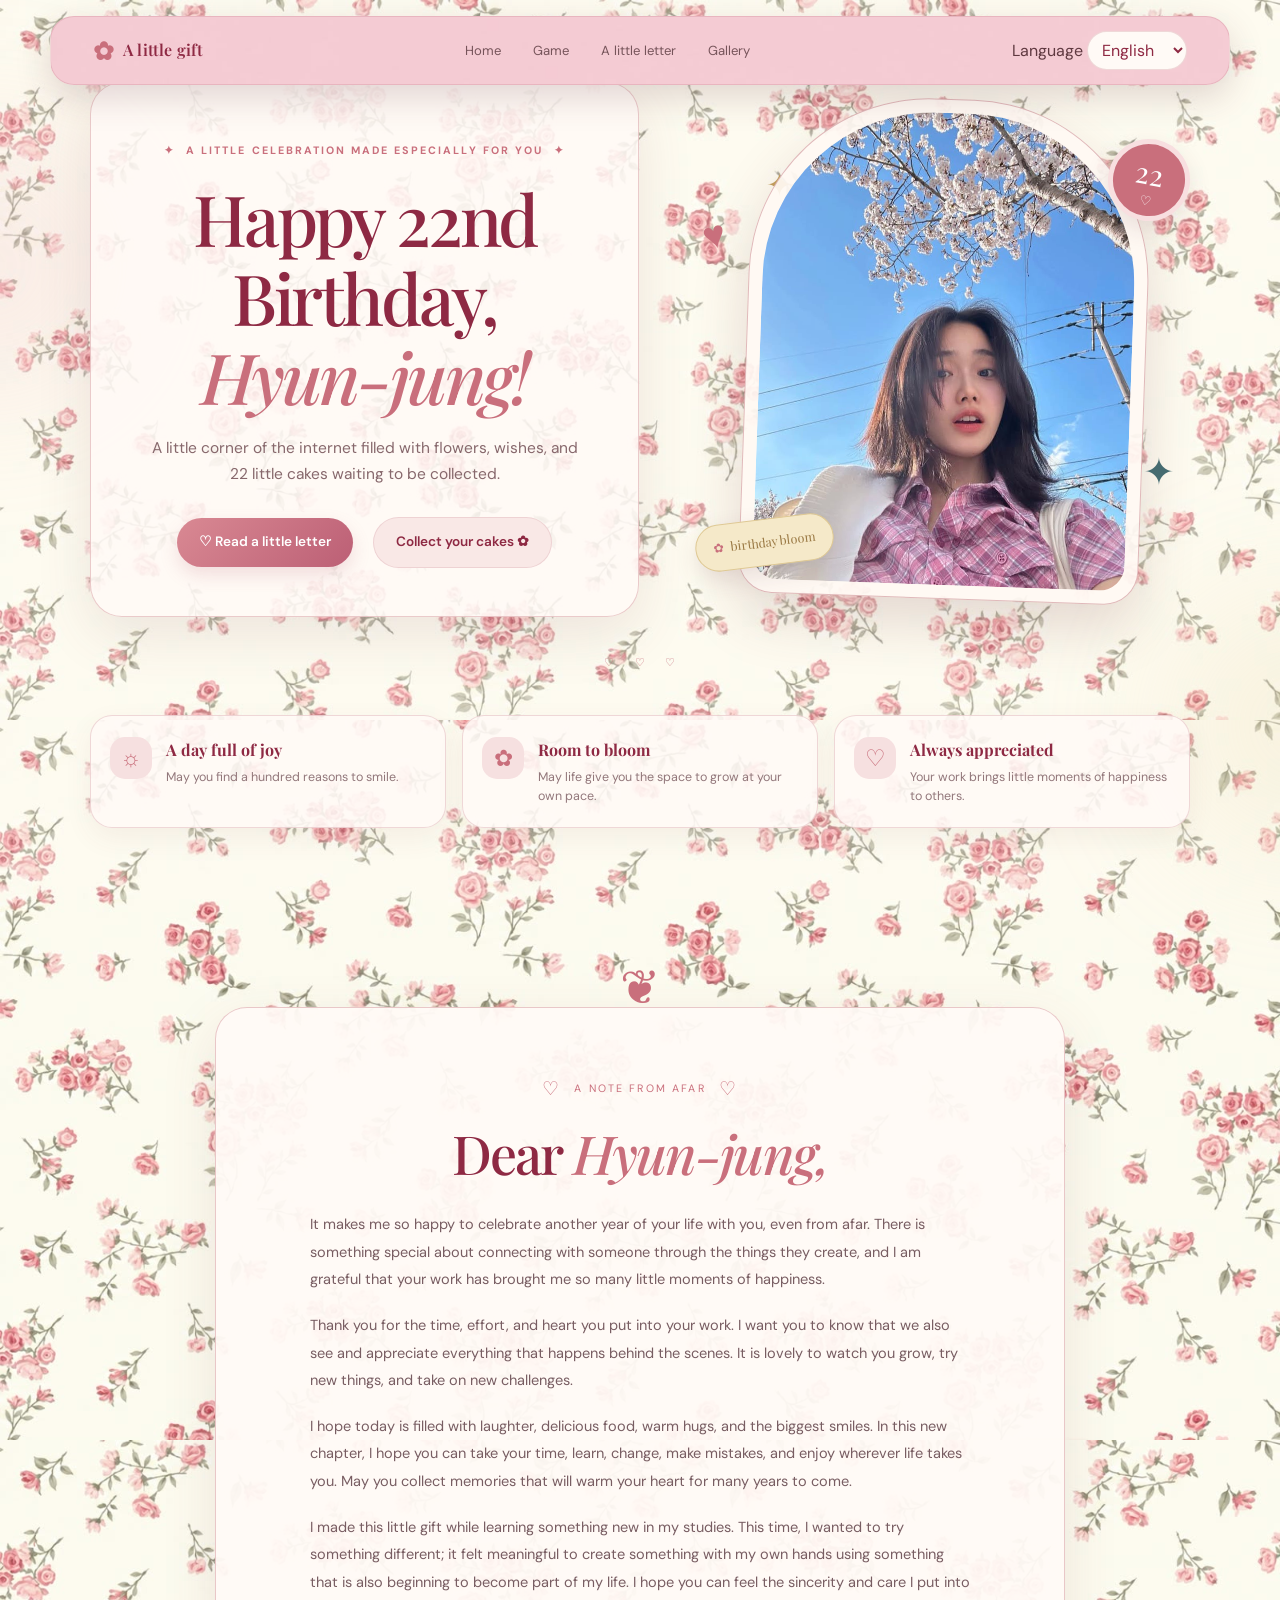
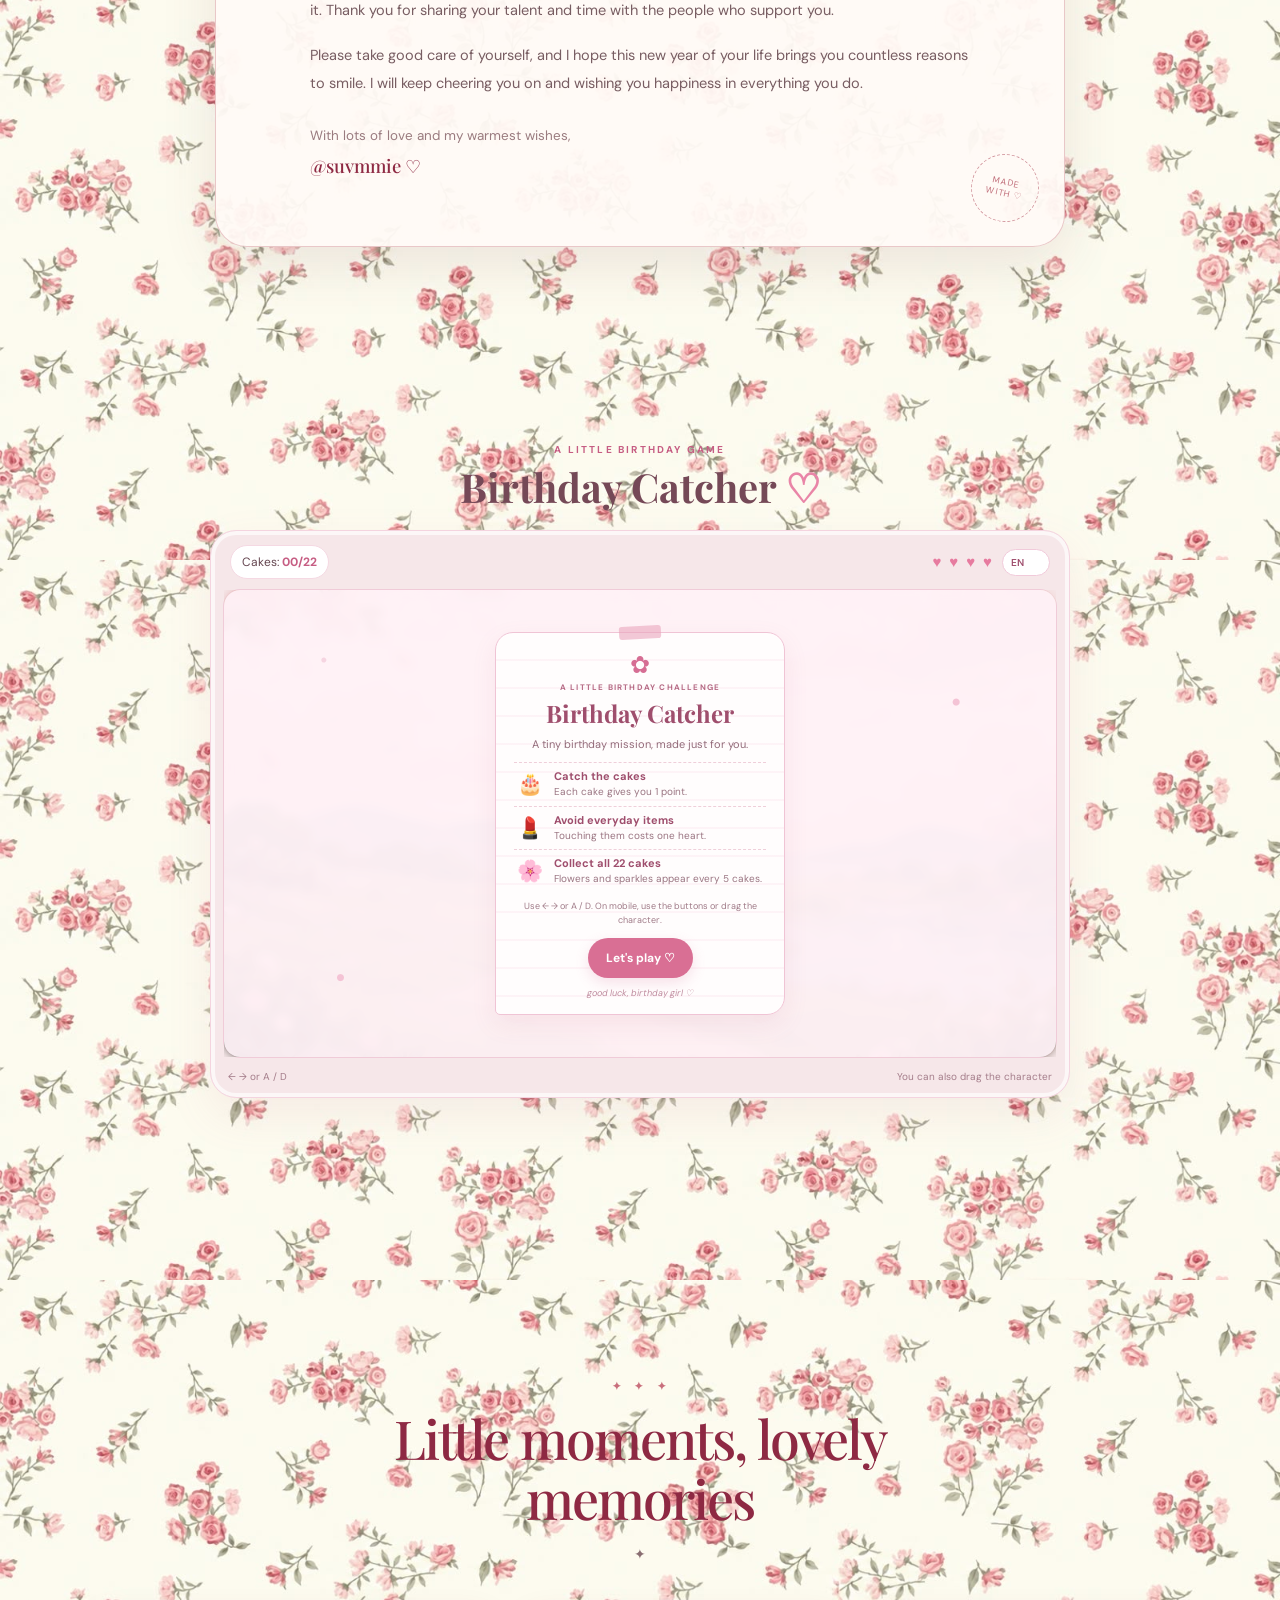
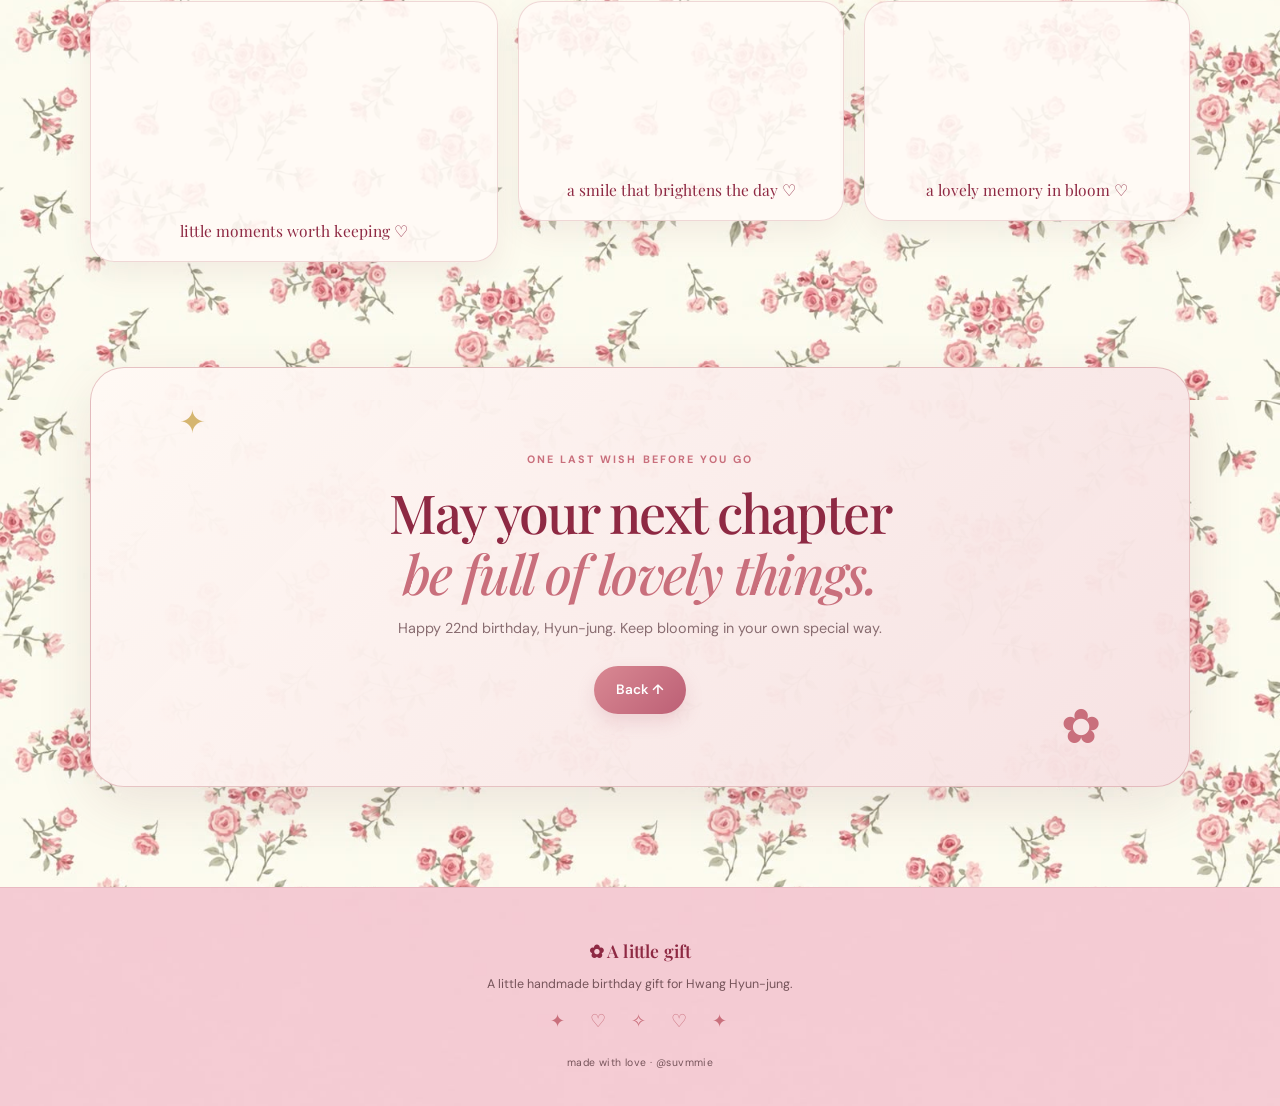
<file: index.html>
<!DOCTYPE html>
<html lang="en">
<head>
  <meta charset="UTF-8">
  <meta name="viewport" content="width=device-width, initial-scale=1.0">
  <meta name="theme-color" content="#f8e8e4">
  <meta name="description" content="A little birthday garden made with love for Hwang Hyun-jung.">
  <title>Happy Birthday ♡</title>
  <link rel="preconnect" href="https://fonts.googleapis.com">
  <link rel="preconnect" href="https://fonts.gstatic.com" crossorigin>
  <link href="https://fonts.googleapis.com/css2?family=DM+Sans:wght@400;500;600;700&family=Playfair+Display:wght@500;600;700&display=swap" rel="stylesheet">
  <link rel="stylesheet" href="style.css">
</head>
<body>
  <div class="ambient ambient-one" aria-hidden="true"></div>
  <div class="ambient ambient-two" aria-hidden="true"></div>

  <header class="site-header">
    <a class="brand" href="#home" aria-label="A Little Birthday Garden home">
      <span class="brand-flower">✿</span><span>A little gift</span>
    </a>
    <button class="menu-toggle" id="menuToggle" aria-label="Open navigation" aria-expanded="false">☰</button>
    <nav class="nav-links" id="navLinks" aria-label="Main navigation">
      <a href="#home" data-i18n="navHome">Home</a>
      <a href="#game" data-i18n="navGame">Game</a>
      <a href="#letter" data-i18n="navLetter">A little letter</a>
      <a href="#gallery" data-i18n="navGallery">Gallery</a>
      </nav>
    <div class="language-picker">
      <label for="languageSelect" class="language-label" data-i18n="languageLabel">Language   </label>
      <select id="languageSelect" name="language" aria-label="Choose language">
        <option value="en" selected>English</option>
        <option value="es">Español</option>
        <option value="ko">한국어</option>
      </select>
    </div>
  </header>

  <main>
    <section class="hero section-wrap" id="home">
      <div class="hero-copy float-card">
        <p class="eyebrow"><span>✦</span> <span data-i18n="eyebrow">A tiny celebration made just for you</span> <span>✦</span></p>
        <h1 data-i18n-html="heroTitle">Happy 22nd Birthday,<br><em>Hyun-jung!</em></h1>
        <p class="hero-text" data-i18n="heroText">A little corner of the internet filled with flowers, wishes, and 22 little cakes waiting to be collected</p>
        
<div class="hero-actions">
  <a class="button button-primary button-letter"
     href="#letter"
     data-i18n="heroLink">
    ♡ Read a little letter
  </a>

  <a class="button button-soft"
     href="#game"
     data-i18n="heroButton">
    Collect your cakes ✿
  </a>
</div>
      </div>
      <div class="hero-art float-card" data-float="soft">
        <div class="art-sparkle sparkle-a">✦</div><div class="art-sparkle sparkle-b">✧</div>
        <div class="photo-frame hero-photo">
          <!-- Replace images/your-favorite-photo.jpg with your own image file. -->
          <img src="images/hero.jpg" alt="Favorite photo of Hyun-jung" onerror="this.style.display='none'; this.nextElementSibling.style.display='grid';">
          <div class="photo-placeholder"><span class="placeholder-flower">✿</span><strong data-i18n="photoPlaceholder">Y</strong><small>images/your-favorite-photo.jpg</small></div>
        </div>
        <div class="sticker sticker-top">22 <span>♡</span></div>
        <div class="sticker sticker-bottom"><span>✿</span> birthday bloom</div>
        <span class="floating-doodle doodle-heart">♥</span>
        <span class="floating-doodle doodle-star">✦</span>
      </div>
      <div class="hero-bottom-line"><span>♡</span> <span data-i18n="scrollHint">♡</span> <span>♡</span></div>
    </section>

    <section class="wish-strip section-wrap">
      <article class="wish-chip float-card"><span class="chip-icon">☼</span><div><strong data-i18n="wishOneTitle">A day full of joy</strong><p data-i18n="wishOneText">May your smile find a hundred reasons to appear.</p></div></article>
      <article class="wish-chip float-card"><span class="chip-icon">✿</span><div><strong data-i18n="wishTwoTitle">Room to bloom</strong><p data-i18n="wishTwoText">May life give you time to grow at your own pace.</p></div></article>
      <article class="wish-chip float-card"><span class="chip-icon">♡</span><div><strong data-i18n="wishThreeTitle">Always appreciated</strong><p data-i18n="wishThreeText">Your work brings little moments of happiness to others.</p></div></article>
    </section>

<section class="letter-section section-wrap" id="letter">
      <div class="letter-decoration" aria-hidden="true">❦</div>
      <article class="letter-card float-card">
        <div class="letter-top"><span>♡</span><span data-i18n="letterEyebrow">A note from afar</span><span>♡</span></div>
        <h2 data-i18n-html="letterTitle">Dear <em>Hyun-jung,</em></h2>
        <div class="letter-body">
          <p data-i18n="letterP1">I’m so happy to celebrate another year of your life with you, even from afar. There’s something special about connecting with someone through the things they create, and I’m grateful your work has brought so many little moments of happiness.</p>
          <p data-i18n="letterP2">Thank you for the time, effort, and heart you put into what you do. Please know that the work behind the scenes is seen and appreciated, too. It’s lovely to watch you grow, try new things, and take on new challenges.</p>
          <p data-i18n="letterP3">I hope today brings you laughter, delicious food, warm hugs, and the biggest smiles. In this new chapter, may you feel free to take your time, learn, change, make mistakes, and enjoy wherever life takes you. I hope you collect memories that will make your heart feel warm for years to come.</p>
          <p data-i18n="letterP4">I made this little gift while learning something new in my studies. This time, I wanted to try something different; it felt meaningful to create something with my own hands using something that is also beginning to become part of my life. I hope you can feel the sincerity and care I put into it. Thank you for sharing your talent and time with the people who support you.</p>
          <p data-i18n="letterP5">Please take good care of yourself, and may the year ahead give you countless reasons to smile. I’ll be cheering you on and wishing you happiness in everything you do.</p>
        </div>
        <div class="letter-signoff"><span data-i18n="signoff">With lots of warmth and birthday wishes,</span><strong>@suvmmie ♡</strong></div>
        <div class="letter-stamp">MADE<br>WITH ♡</div>
      </article>
    </section>

    
    <section class="game-section section-wrap" id="game" aria-label="Birthday Catcher game section">
      <iframe class="catcher-embed" src="birthday-catcher/index.html" title="Birthday Catcher — English, Spanish and Korean" loading="lazy" allow="fullscreen" scrolling="no"></iframe>
    </section>

<section class="gallery-section section-wrap" id="gallery">
      <div class="section-heading">
        <p class="eyebrow"><span>✦</span> <span data-i18n="galleryEyebrow">Little moments</span> <span>✦</span></p>
        <h2 data-i18n="galleryTitle">Little moments,<em>lovely memories</em></h2>
        <p data-i18n="galleryIntro">✦</p>
      </div>
      
<div class="gallery-grid">
  <figure class="gallery-card gallery-large float-card">
    <div class="gallery-image">
      <video
        src="images/hyun.mp4"
        autoplay
        muted
        loop
        playsinline
        preload="metadata"
        aria-label="Favorite Hyun-jung video one"
      ></video>
    </div>
    <figcaption data-i18n="galleryCaption1">
     little moments worth keeping ♡
    </figcaption>
  </figure>

  <figure class="gallery-card float-card">
    <div class="gallery-image">
      <video
        src="images/gallery-video-2.mp4"
        autoplay
        muted
        loop
        playsinline
        preload="metadata"
        aria-label="Favorite Hyun-jung video two"
      ></video>
    </div>
    <figcaption data-i18n="galleryCaption2">
      a smile that brightens the day
    </figcaption>
  </figure>

  <figure class="gallery-card float-card">
    <div class="gallery-image">
      <video
        src="images/gallery-video-3.mp4"
        autoplay
        muted
        loop
        playsinline
        preload="metadata"
        aria-label="Favorite Hyun-jung video three"
      ></video>
    </div>
    <figcaption data-i18n="galleryCaption3">
      a lovely memory in bloom ♡
    </figcaption>
  </figure>
</div>
    </section>

    <section class="final-banner section-wrap">
      <div class="final-card float-card">
        <span class="final-sparkle">✦</span>
        <p class="eyebrow" data-i18n="finalEyebrow">one more wish before you go</p>
        <h2 data-i18n-html="finalTitle">May your next chapter<br><em>be full of lovely things.</em></h2>
        <p data-i18n="finalText">Happy 22nd birthday, Hyun-jung. Keep blooming, in your own beautiful way.</p>
        <a href="#home" class="button button-primary" data-i18n="backToTop">Back</a>
        <span class="final-flower">✿</span>
      </div>
    </section>
  </main>

  <footer class="site-footer">
    <a class="footer-brand" href="#home">✿ A little gift</a>
    <p data-i18n="footerText">A small handmade birthday gift for Hwang Hyun-jung.</p>
    <div class="footer-stars">✦　♡　✧　♡　✦</div>
    <small>made with love · @suvmmie </small>
  </footer>
  <script src="script.js"></script>
</body>
</html>
</file>
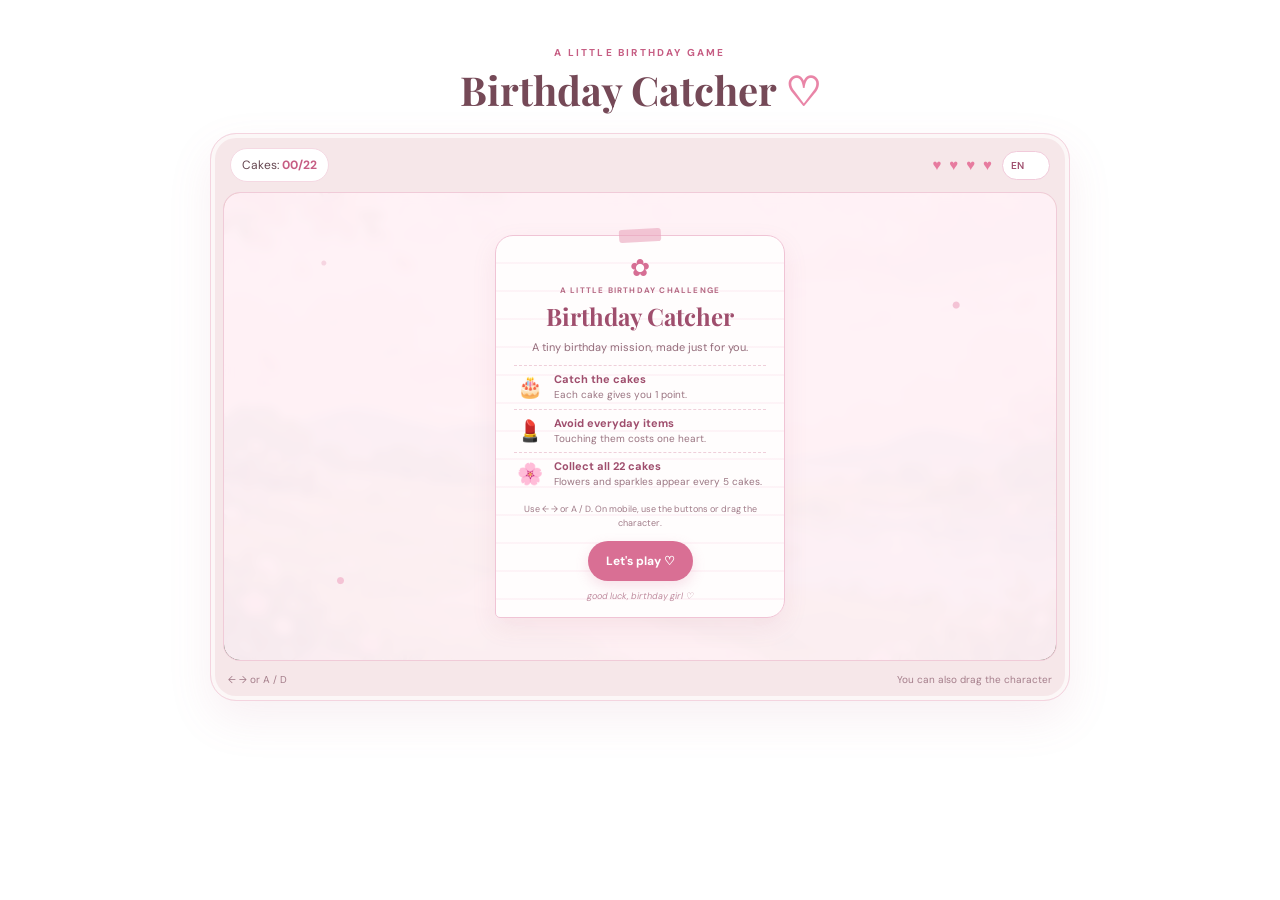
<file: birthday-catcher/index.html>
<!DOCTYPE html>
<html lang="en">
<head>
  <meta charset="UTF-8">
  <meta name="viewport" content="width=device-width, initial-scale=1.0">
  <meta name="theme-color" content="#f8e6e9">
  <title>Birthday Catcher ♡</title>
  <link rel="stylesheet" href="style.css">
</head>
<body>
  <section class="birthday-game-section" id="birthday-catcher">
    <div class="game-heading">
      <p class="eyebrow" data-i18n="eyebrow">A LITTLE BIRTHDAY GAME</p>
      <h2>Birthday Catcher <span>♡</span></h2>
    </div>

    <div class="game-frame">
      <div class="game-topbar">
        <div class="score" id="score"><span data-i18n="score">Cakes</span>: <strong>00/22</strong></div>
        <div class="topbar-right">
          <div class="lives" id="lives" aria-label="Lives">♥ ♥ ♥ ♥</div>
          <label class="language-picker">
            <span class="sr-only" data-i18n="languageLabel">Language</span>
            <select id="languageSelect" aria-label="Language">
              <option value="en">EN</option>
              <option value="es">ES</option>
              <option value="ko">한국어</option>
            </select>
          </label>
        </div>
      </div>

      <div class="play-area" id="playArea">
        <canvas id="gameCanvas" width="800" height="450" aria-label="Birthday Catcher game"></canvas>

        <div class="start-screen" id="startScreen">
          <div class="instruction-sheet">
            <div class="sheet-flower">✿</div>
            <p class="sheet-kicker" data-i18n="sheetKicker">A LITTLE BIRTHDAY CHALLENGE</p>
            <h3 data-i18n="sheetTitle">Birthday Catcher</h3>
            <p class="sheet-intro" data-i18n="sheetIntro">A tiny birthday mission, made just for you.</p>
            <div class="rule"><span>🎂</span><p><b data-i18n="ruleCakeTitle">Catch the cakes</b><br><span data-i18n="ruleCakeText">Each cake gives you 1 point.</span></p></div>
            <div class="rule"><span>💄</span><p><b data-i18n="ruleAvoidTitle">Avoid everyday items</b><br><span data-i18n="ruleAvoidText">Touching them costs one heart.</span></p></div>
            <div class="rule"><span>🌸</span><p><b data-i18n="ruleGoalTitle">Collect all 22 cakes</b><br><span data-i18n="ruleGoalText">Flowers and sparkles appear every 5 cakes.</span></p></div>
            <p class="controls-note" data-i18n="controls">Use ← → or A / D. On mobile, use the buttons or drag the character.</p>
            <button id="startButton" data-i18n="startButton">Let's play ♡</button>
            <span class="sheet-foot" data-i18n="sheetFoot">good luck!</span>
          </div>
        </div>

        <div class="win-screen hidden" id="winScreen">
          <div class="win-sparkles">✧ ✿ ✧</div>
          <h3 data-i18n="winTitle">Happy 22nd Birthday!</h3>
          <p data-i18n="winText">Wishing you a day full of lovely little things. ♡</p>
          <button id="replayButton" data-i18n="replayButton">Play again</button>
        </div>

        <div class="game-over hidden" id="gameOver">
          <h3 data-i18n="loseTitle">One more try? ♡</h3>
          <p data-i18n="loseText">Your hearts ran out, but there are still cakes to catch.</p>
          <button id="retryButton" data-i18n="retryButton">Try again</button>
        </div>
      </div>

      <div class="game-bottom">
        <span data-i18n="keyboardHint">← → or A / D</span>
        <span data-i18n="dragHint">You can also drag the character</span>
      </div>
      <div class="touch-controls">
        <button id="leftButton" aria-label="Move left">←</button>
        <span data-i18n="move">MOVE</span>
        <button id="rightButton" aria-label="Move right">→</button>
      </div>
    </div>
  </section>
  <script src="script.js"></script>
</body>
</html>
</file>
<file: style.css>
/* A Little Birthday Garden — blush pink, paper cream, sage and muted gold */
:root {
  --paper: #fff9f4;
  --cream: #f8eee7;
  --rose: #c96f7c;
  --rose-dark: #8e2943;
  --rose-soft: #f3d5d5;
  --sage: #7b8d71;
  --teal: #456b70;
  --gold: #c4a15e;
  --ink: #5f3940;
  --muted: #92747a;
  --line: rgba(190, 111, 124, .25);
  --shadow: 0 18px 55px rgba(119, 65, 71, .12);
}
* { box-sizing: border-box; }
html { scroll-behavior: smooth; scroll-padding-top: 110px; }
body {
  margin: 0; color: var(--ink); font-family: "DM Sans", sans-serif; line-height: 1.65;
  background: var(--paper) url("images/fondoweb.png") center top / 100% auto repeat-y;
  overflow-x: hidden;
}
body::before { content: ""; position: fixed; inset: 0; pointer-events: none; z-index: -1; background: rgba(255, 249, 244, .18); }
a { color: inherit; text-decoration: none; }
button, select { font: inherit; }
button, a, select { -webkit-tap-highlight-color: transparent; }
button:focus-visible, a:focus-visible, select:focus-visible { outline: 3px solid var(--teal); outline-offset: 4px; }
::selection { background: #f1cbd0; color: var(--rose-dark); }
.sr-only { position: absolute; width: 1px; height: 1px; padding: 0; margin: -1px; overflow: hidden; clip: rect(0,0,0,0); white-space: nowrap; border: 0; }
.ambient { position: fixed; width: 260px; height: 260px; border-radius: 50%; filter: blur(75px); opacity: .25; z-index: -1; pointer-events: none; }
.ambient-one { background: #eebbc4; top: 15%; left: -140px; }
.ambient-two { background: #e7d8a7; bottom: 5%; right: -150px; }
.site-header { position: fixed; top: 16px; left: 50%; transform: translateX(-50%); z-index: 100; display: flex; justify-content: space-between; align-items: center; gap: 24px; width: min(1180px, calc(100% - 36px)); padding: 13px clamp(18px, 4vw, 42px); border-radius: 24px; background: rgba(255,249,244,.94) url("images/navbar.png") center / cover no-repeat; box-shadow: 0 12px 35px rgba(88,45,55,.18); border: 1px solid rgba(190,111,124,.24); backdrop-filter: blur(12px); }
.brand, .footer-brand { display: inline-flex; align-items: center; gap: 9px; font-family: "Playfair Display", serif; font-weight: 600; letter-spacing: .01em; color: var(--rose-dark); }
.brand-flower { color: var(--rose); font-size: 1.55rem; }
.nav-links { display: flex; align-items: center; gap: clamp(14px, 2.5vw, 32px); font-size: .82rem; color: #76545a; }
.nav-links > a { position: relative; transition: color .2s; }
.nav-links > a::after { content: ""; position: absolute; left: 0; bottom: -5px; width: 0; height: 1px; background: var(--rose); transition: width .25s; }
.nav-links > a:hover { color: var(--rose-dark); }
.nav-links > a:hover::after { width: 100%; }
.language-picker select { border: 1px solid var(--line); border-radius: 999px; padding: 7px 10px; background: #fffaf6; color: var(--rose-dark); cursor: pointer; }
.menu-toggle { display: none; background: transparent; border: 0; color: var(--rose-dark); font-size: 1.5rem; }
.section-wrap { width: min(1100px, calc(100% - 44px)); margin-inline: auto; }
.hero { min-height: 690px; display: grid; grid-template-columns: 1.06fr .94fr; align-items: center; gap: clamp(28px, 5vw, 72px); padding-block: 72px 64px; position: relative; }
.float-card { transform: translateY(0) rotate(var(--tilt, 0deg)); transition: transform .35s cubic-bezier(.2,.8,.2,1), box-shadow .35s, border-color .35s; will-change: transform; }
.hero-copy { padding: clamp(26px, 4vw, 48px); border: 1px solid rgba(199,124,132,.38); border-radius: 32px; background: rgba(255, 250, 246, .86); box-shadow: var(--shadow); }
.eyebrow { text-transform: uppercase; letter-spacing: .19em; font-size: .67rem; font-weight: 700; color: var(--rose); display: flex; align-items: center; gap: 11px; }
.hero .eyebrow { justify-content: center; }
h1, h2, h3 { font-family: "Playfair Display", Georgia, serif; font-weight: 500; line-height: 1.12; }
h1 { font-size: clamp(2.7rem, 5.5vw, 5.1rem); color: var(--rose-dark); text-align: center; letter-spacing: -.045em; margin: 20px 0; }
h1 em, h2 em { font-weight: 500; color: var(--rose); }
.hero-text { max-width: 430px; margin: 0 auto; text-align: center; color: #87686c; font-size: .97rem; }
.hero-actions { display: flex; flex-wrap: wrap; align-items: center; justify-content: center; gap: 20px; margin-top: 30px; }
.button { display: inline-flex; align-items: center; justify-content: center; gap: 9px; border: 0; border-radius: 999px; padding: 13px 22px; font-weight: 600; font-size: .85rem; cursor: pointer; transition: transform .2s, box-shadow .2s, background .2s; }
.button:hover { transform: translateY(-3px); box-shadow: 0 10px 24px rgba(142,41,67,.16); }
.button-primary { color: white; background: linear-gradient(135deg, #d98993, #bc5f75); box-shadow: 0 8px 18px rgba(184,91,112,.18); }
.button-soft { color: var(--rose-dark); background: #f9e8e6; border: 1px solid rgba(190,111,124,.18); }
.text-link { font-size: .82rem; color: var(--rose-dark); border-bottom: 1px solid #d9a2a7; padding-bottom: 3px; }
.tiny-note { margin-top: 28px; text-align: center; color: #a18886; font-size: .72rem; letter-spacing: .05em; }
.tiny-heart { color: var(--rose); padding-right: 5px; }
.hero-art { min-height: 460px; position: relative; display: grid; place-items: center; }
.photo-frame { position: relative; width: min(100%, 400px); aspect-ratio: 4 / 5; padding: 13px; border: 1px solid rgba(193,123,129,.5); border-radius: 180px 180px 34px 34px; background: rgba(255,249,244,.92); box-shadow: 0 24px 55px rgba(109,63,68,.18); transform: rotate(2deg); overflow: hidden; }
.photo-frame img { width: 100%; height: 100%; object-fit: cover; border-radius: 170px 170px 25px 25px; }
.photo-placeholder { width: 100%; height: 100%; min-height: 140px; display: none; place-content: center; align-content: center; gap: 8px; padding: 20px; text-align: center; color: var(--rose-dark); background: radial-gradient(circle at 30% 25%, #fff9f0, #f4dce0 65%, #e8d7c7); border-radius: inherit; }
.photo-placeholder strong { font-family: "Playfair Display", serif; font-size: 1.15rem; font-weight: 500; }
.photo-placeholder small { font-size: .65rem; color: #9e7378; overflow-wrap: anywhere; }
.placeholder-flower { font-size: 2rem; color: var(--rose); }
.sticker { position: absolute; z-index: 2; border-radius: 50%; display: grid; place-content: center; text-align: center; box-shadow: 0 9px 25px rgba(100,55,65,.14); font-family: "Playfair Display", serif; }
.sticker-top { top: 40px; right: 0; width: 82px; height: 82px; color: white; background: var(--rose); font-size: 1.8rem; transform: rotate(10deg); border: 5px solid #f8dfe0; }
.sticker-top span { font-size: .8rem; margin-top: -8px; }
.sticker-bottom { bottom: 33px; left: -8px; background: #f5e9c9; color: #9a7944; border: 1px solid #dfc994; border-radius: 999px; padding: 12px 17px; font-size: .78rem; transform: rotate(-7deg); display: flex; gap: 7px; }
.sticker-bottom span { color: var(--rose); }
.floating-doodle { position: absolute; font-size: 2.4rem; animation: bob 4s ease-in-out infinite; }
.doodle-heart { color: var(--rose); top: 21%; left: 0; transform: rotate(-15deg); }
.doodle-star { color: var(--teal); right: 3%; bottom: 19%; animation-delay: -1.5s; }
.art-sparkle { position: absolute; color: var(--gold); font-size: 2rem; }
.sparkle-a { top: 12%; left: 13%; }.sparkle-b { bottom: 10%; right: 13%; }
.hero-bottom-line { position: absolute; bottom: 18px; left: 0; right: 0; text-align: center; color: #a27b7f; font-size: .68rem; letter-spacing: .08em; }
.hero-bottom-line span { color: var(--rose); padding: 0 8px; }
.wish-strip { display: grid; grid-template-columns: repeat(3, 1fr); gap: 16px; padding-block: 25px 105px; }
.wish-chip { display: flex; align-items: flex-start; gap: 14px; padding: 21px 19px; border-radius: 22px; border: 1px solid var(--line); background: rgba(255,250,246,.87); box-shadow: 0 10px 28px rgba(119,65,71,.07); }
.chip-icon { flex: 0 0 42px; height: 42px; display: grid; place-items: center; border-radius: 15px; background: #f6e0e0; color: var(--rose); font-size: 1.45rem; }
.wish-chip strong { font-family: "Playfair Display", serif; font-size: 1rem; color: var(--rose-dark); }
.wish-chip p { margin: 4px 0 0; font-size: .78rem; line-height: 1.5; color: #92777a; }
.game-section, .gallery-section { padding-block: 40px 100px; }
.section-heading { text-align: center; max-width: 640px; margin: 0 auto 34px; }
.section-heading .eyebrow { justify-content: center; }
h2 { font-size: clamp(2.2rem, 4.2vw, 3.65rem); color: var(--rose-dark); margin: 12px 0 15px; letter-spacing: -.035em; }
.section-heading > p:last-child { color: #896d71; font-size: .9rem; max-width: 530px; margin: 0 auto; }
.game-board { padding: clamp(20px, 4vw, 38px); background: rgba(255,250,246,.94); border: 1px solid rgba(199,124,132,.42); border-radius: 30px; box-shadow: var(--shadow); }
.game-topline, .game-footer { display: flex; justify-content: space-between; align-items: center; gap: 14px; }
.game-label { color: var(--rose-dark); font-weight: 700; font-size: .7rem; letter-spacing: .16em; }
.live-dot { display: inline-block; width: 7px; height: 7px; margin-right: 9px; background: #90a887; border-radius: 50%; box-shadow: 0 0 0 4px #e6eee0; }
.counter { font-size: .82rem; color: #9c7479; }
.counter strong { color: var(--rose-dark); font-size: 1.3rem; font-family: "Playfair Display", serif; }
.progress-track { height: 7px; border-radius: 99px; overflow: hidden; background: #f0dfdc; margin-top: 17px; }
.progress-fill { height: 100%; width: 0; border-radius: inherit; background: linear-gradient(90deg, #d98b94, #a5b79a, #d6b56c); transition: width .35s ease; }
.game-instruction { text-align: center; color: #92767a; font-size: .84rem; margin: 24px 0 18px; }
.candle-field { display: grid; grid-template-columns: repeat(11, minmax(0, 1fr)); gap: clamp(5px, 1.2vw, 13px); padding: 22px; border-radius: 22px; background: radial-gradient(ellipse at top, rgba(255,255,255,.9), rgba(248,231,226,.62)); border: 1px dashed rgba(190,111,124,.34); }
.candle { position: relative; aspect-ratio: 1; min-width: 0; border: 1px solid rgba(190,111,124,.2); border-radius: 14px; background: rgba(255,250,247,.94); color: var(--rose); font-size: clamp(1rem, 2.4vw, 1.7rem); cursor: pointer; display: grid; place-items: center; transition: transform .2s, background .2s, border-color .2s; }
.candle:hover { transform: translateY(-5px) rotate(-5deg) scale(1.05); background: #fff0ef; border-color: #d68b96; }
.candle.found { background: #e9f0e4; color: #738a69; border-color: #c3d3b9; animation: pop .35s ease; cursor: default; }
.candle.found::after { content: "♡"; position: absolute; right: 3px; top: 0; font-size: .6rem; }
.candle:disabled { opacity: 1; }
.game-footer { margin-top: 22px; color: #9a7c7e; font-size: .77rem; }
.game-complete { text-align: center; margin: 26px auto 0; padding: 26px; max-width: 650px; border-radius: 24px; background: linear-gradient(135deg, #fff6f0, #f6e2e4); border: 1px solid #e6c3c5; animation: fadeUp .6s ease both; }
.game-complete h3 { font-size: 2rem; color: var(--rose-dark); margin: 5px 0 8px; }
.game-complete p { color: #896a70; font-size: .87rem; }
.complete-flower { font-size: 2.5rem; color: var(--rose); }
.final-wish { padding: 17px 20px; border-radius: 16px; background: rgba(255,255,255,.65); }
.game-footnote { text-align: center; color: #a18485; font-size: .74rem; margin-top: 19px; }
.letter-section { padding-block: 15px 110px; position: relative; }
.letter-decoration { text-align: center; font-size: 3rem; color: var(--rose); margin-bottom: -20px; position: relative; z-index: 2; }
.letter-card { position: relative; max-width: 850px; margin: auto; padding: clamp(28px, 6vw, 65px); border-radius: 32px; background: rgba(255,250,246,.95); border: 1px solid rgba(199,124,132,.4); box-shadow: var(--shadow); }
.letter-top { display: flex; justify-content: center; gap: 13px; align-items: center; color: var(--rose); text-transform: uppercase; letter-spacing: .2em; font-size: .67rem; }
.letter-top span:first-child, .letter-top span:last-child { font-size: 1.2rem; }
.letter-card h2 { text-align: center; margin: 18px 0 28px; }
.letter-body { max-width: 660px; margin: auto; color: #785d62; font-size: .91rem; line-height: 1.9; }
.letter-body p { margin: 0 0 18px; }
.letter-signoff { display: flex; flex-direction: column; gap: 4px; align-items: flex-start; max-width: 660px; margin: 27px auto 0; color: #9a7b7f; font-size: .84rem; }
.letter-signoff strong { font-family: "Playfair Display", serif; font-size: 1.15rem; font-weight: 500; color: var(--rose-dark); }
.letter-stamp { position: absolute; right: 25px; bottom: 24px; width: 68px; height: 68px; border: 1px dashed #d49ba2; border-radius: 50%; display: grid; place-content: center; text-align: center; transform: rotate(12deg); color: #c16f7b; font-size: .55rem; line-height: 1.3; letter-spacing: .1em; }
.gallery-section { padding-top: 20px; }
.gallery-grid { display: grid; grid-template-columns: 1.25fr 1fr 1fr; align-items: stretch; gap: 20px; }
.gallery-card { margin: 0; padding: 12px; border-radius: 24px; border: 1px solid var(--line); background: rgba(255,250,246,.91); box-shadow: 0 12px 30px rgba(119,65,71,.08); }
.gallery-image { height: 260px; border-radius: 16px; overflow: hidden; background: #f4dfe0; }
.gallery-large .gallery-image { height: 300px; }
.gallery-image img { display: block; width: 100%; height: 100%; object-fit: cover; transition: transform .5s; }
.gallery-card:hover .gallery-image img { transform: scale(1.045); }
.gallery-image .photo-placeholder { border-radius: 16px; }
.gallery-card figcaption { text-align: center; padding: 13px 5px 5px; font-family: "Playfair Display", serif; color: var(--rose-dark); font-size: .97rem; }
.gallery-tip { text-align: center; margin: 22px 0 0; color: #98797d; font-size: .74rem; }
.gallery-tip span { color: var(--gold); padding-right: 7px; }
.final-banner { padding-block: 5px 100px; }
.final-card { position: relative; overflow: hidden; text-align: center; padding: clamp(35px, 7vw, 72px) 24px; border-radius: 34px; border: 1px solid rgba(199,124,132,.42); background: linear-gradient(135deg, rgba(255,249,244,.97), rgba(246,224,225,.96)); box-shadow: var(--shadow); }
.final-card h2 { margin: 14px 0; }
.final-card > p:not(.eyebrow) { color: #896d71; max-width: 500px; margin: 0 auto 25px; font-size: .9rem; }
.final-card .eyebrow { justify-content: center; }
.final-sparkle, .final-flower { position: absolute; color: #d5b56f; font-size: 2rem; }
.final-sparkle { top: 28px; left: 8%; }.final-flower { bottom: 20px; right: 8%; color: var(--rose); font-size: 3rem; }
.site-footer { text-align: center; padding: 48px 20px 32px; background: rgba(255,248,243,.76) url("images/footer.png") center / cover no-repeat; border-top: 1px solid rgba(190,111,124,.2); color: #76545a; }
.footer-brand { font-size: 1.1rem; }
.site-footer p { margin: 8px auto 10px; max-width: 520px; font-size: .78rem; }
.footer-stars { color: var(--rose); letter-spacing: .2em; font-size: 1.1rem; margin: 12px 0; }
.site-footer small { font-size: .65rem; letter-spacing: .04em; }
@keyframes bob { 0%,100% { translate: 0 0; } 50% { translate: 0 -10px; } }
@keyframes pop { 0% { scale: .7; } 70% { scale: 1.15; } 100% { scale: 1; } }
@keyframes fadeUp { from { opacity: 0; transform: translateY(12px); } to { opacity: 1; transform: translateY(0); } }
@media (hover: hover) and (pointer: fine) {
  .float-card:hover { transform: translateY(-7px) rotate(var(--tilt, 0deg)); box-shadow: 0 24px 60px rgba(119,65,71,.16); }
  .wish-chip:hover { --tilt: -1deg; }
}
@media (max-width: 850px) {
  .site-header { top: 8px; width: calc(100% - 20px); padding: 11px 16px; }
  .menu-toggle { display: block; margin-left: auto; }
  .nav-links { display: none; position: absolute; top: calc(100% + 1px); left: 0; right: 0; padding: 20px 24px 24px; flex-direction: column; align-items: stretch; gap: 17px; background: rgba(255,249,244,.98); border-bottom: 1px solid var(--line); box-shadow: 0 15px 25px rgba(90,45,55,.08); }
  .nav-links.open { display: flex; }
  .nav-links > a { padding: 4px 0; }
  .language-picker select { width: 100%; }
  .hero { grid-template-columns: 1fr; padding-top: 42px; gap: 25px; }
  .hero-copy { order: 1; }
  .hero-art { order: 2; min-height: 410px; }
  .hero-bottom-line { bottom: -4px; }
  .wish-strip { padding-top: 35px; grid-template-columns: 1fr; max-width: 580px; padding-bottom: 75px; }
  .gallery-grid { grid-template-columns: 1fr 1fr; }
  .gallery-large { grid-column: 1 / -1; }
  .gallery-large .gallery-image { height: 340px; }
  .gallery-image { height: 250px; }
}
@media (max-width: 540px) {
  body { background-size: auto 700px; }
  .site-header { gap: 10px; border-radius: 18px; }
  .section-wrap { width: min(100% - 28px, 1100px); }
  .brand { font-size: .92rem; }
  .hero { min-height: 0; padding-block: 28px 40px; }
  .hero-copy { padding: 27px 20px; border-radius: 25px; }
  h1 { font-size: clamp(2.5rem, 12vw, 3.7rem); }
  .hero .eyebrow { font-size: .58rem; letter-spacing: .12em; }
  .hero-actions { gap: 14px; }
  .hero-art { min-height: 370px; }
  .photo-frame { width: min(82%, 320px); }
  .sticker-top { right: 2%; width: 68px; height: 68px; font-size: 1.5rem; }
  .sticker-bottom { left: 0; bottom: 23px; }
  .wish-chip { padding: 17px; }
  .game-section, .gallery-section { padding-bottom: 72px; }
  .game-board { padding: 18px 13px; border-radius: 24px; }
  .candle-field { grid-template-columns: repeat(6, minmax(0,1fr)); gap: 7px; padding: 12px; }
  .candle { font-size: 1.3rem; border-radius: 11px; }
  .game-topline { align-items: flex-start; }
  .game-label { font-size: .61rem; letter-spacing: .1em; }
  .game-footer { align-items: flex-start; flex-direction: column; }
  .letter-card { padding: 30px 23px 95px; border-radius: 25px; }
  .letter-body { font-size: .85rem; line-height: 1.8; }
  .letter-stamp { right: 20px; bottom: 17px; }
  .gallery-grid { grid-template-columns: 1fr; max-width: 410px; margin: auto; }
  .gallery-large { grid-column: auto; }
  .gallery-large .gallery-image, .gallery-image { height: 280px; }
  .final-card { border-radius: 26px; }
  .site-footer small { display: block; line-height: 1.7; }
}
@media (prefers-reduced-motion: reduce) {
  *, *::before, *::after { scroll-behavior: auto !important; animation-duration: .01ms !important; animation-iteration-count: 1 !important; transition-duration: .01ms !important; }
}


/* Integrated Birthday Catcher game (kept in its own folder to isolate its CSS/JS). */
.catcher-embed { display: block; width: 100%; height: 850px; border: 0; border-radius: 24px; background: transparent; overflow: hidden; }
@media (max-width: 540px) { .catcher-embed { height: 900px; border-radius: 18px; } }


/* ===== BIG VIDEO GALLERY ===== */

.gallery-video-grid {
  display: grid;
  grid-template-columns: repeat(3, minmax(0, 1fr));
  gap: 28px;

  width: min(1050px, calc(100% - 48px));
  margin: 45px auto 60px;
  align-items: start;
}

.gallery-video-card {
  width: 100%;
  min-width: 0;
  margin: 0;
  padding: 14px;

  box-sizing: border-box;
  background: #fffaf8;
  border: 2px solid #f0bdcb;
  border-radius: 24px;

  box-shadow: 0 8px 24px rgba(155, 83, 103, 0.13);
  overflow: hidden;
}

.gallery-video-card video {
  display: block;
  width: 100%;
  height: auto;
  object-fit: contain;
  border-radius: 15px;
  background: #f8e8ed;
}

.gallery-video-card figcaption {
  padding: 14px 5px 6px;
  text-align: center;
  color: #986074;
  font-size: 1rem;
  line-height: 1.7;
  overflow-wrap: anywhere;
}

/* TABLET */
@media (max-width: 800px) {
  .gallery-video-grid {
    grid-template-columns: repeat(2, minmax(0, 1fr));
    gap: 20px;
  }
}

/* CELULAR */
@media (max-width: 540px) {
  .gallery-video-grid {
    grid-template-columns: 1fr;
    width: calc(100% - 36px);
    gap: 24px;
  }
}


/* ===== GALERÍA DE VIDEOS ===== */

.gallery-image {
  position: relative;
  height: 260px;
  border-radius: 16px;
  overflow: hidden;
  background: #f4dfe0;
}

/* Mantener el tamaño y el marco de la galería */
.gallery-large .gallery-image {
  height: 300px;
}

/* Videos dentro del marco original */
.gallery-image video {
  display: block;
  width: 100%;
  height: 100%;
  object-fit: cover;
  object-position: center;
  border-radius: inherit;
  background: #f4dfe0;
  transition: transform 0.5s;
}

/* Efecto al pasar el cursor */
.gallery-card:hover .gallery-image video {
  transform: scale(1.045);
}

/* Tablets: dos columnas */
@media (max-width: 850px) {
  .gallery-grid {
    grid-template-columns: repeat(2, minmax(0, 1fr));
  }

  .gallery-large {
    grid-column: 1 / -1;
  }

  .gallery-large .gallery-image {
    height: 340px;
  }

  .gallery-image {
    height: 250px;
  }
}

/* Celulares: una columna */
@media (max-width: 540px) {
  .gallery-grid {
    grid-template-columns: 1fr;
    max-width: 410px;
    margin-inline: auto;
  }

  .gallery-large {
    grid-column: auto;
  }

  .gallery-large .gallery-image,
  .gallery-image {
    height: 280px;
  }
}

/* ===== VIDEOS: MARCO AJUSTADO AL CONTENIDO ===== */

.gallery-grid .gallery-card .gallery-image {
    height: auto !important;
    padding: 0;
    overflow: hidden;
    display: block;
    background: transparent;
    border-radius: 16px;
    line-height: 0;
}

.gallery-grid .gallery-card .gallery-image video {
    display: block;
    width: 100%;
    height: auto;
    max-height: none;
    object-fit: contain;
    border-radius: 16px;
    background: transparent;
}

/* Evitar que el video se agrande al pasar el cursor */
.gallery-grid .gallery-card:hover .gallery-image video {
    transform: none;
}

/* Ajustes para celulares */
@media (max-width: 540px) {
    .gallery-grid .gallery-card .gallery-image {
        height: auto !important;
    }

    .gallery-grid .gallery-card .gallery-image video {
        width: 100%;
        height: auto;
        max-height: none;
    }
}

/* ===== FIX: TARJETAS DE VIDEO SIN ESPACIOS VACIOS ===== */

.gallery-grid {
    align-items: start !important;
}

.gallery-grid .gallery-card {
    height: fit-content !important;
    align-self: start !important;
    display: flex;
    flex-direction: column;
}

.gallery-grid .gallery-card .gallery-image {
    width: 100%;
    height: auto !important;
    min-height: 0 !important;
    padding: 0;
    margin: 0;
    overflow: hidden;
    background: transparent;
    line-height: 0;
    flex: none;
}

.gallery-grid .gallery-card .gallery-image video {
    display: block;
    width: 100%;
    height: auto !important;
    max-height: none !important;
    object-fit: contain;
    border-radius: 16px;
    background: transparent;
}

.gallery-grid .gallery-card figcaption {
    flex: none;
    line-height: 1.7;
    padding: 13px 5px 5px;
}

.gallery-grid .gallery-card:hover .gallery-image video {
    transform: none !important;
}

/* Adaptación a celulares */
@media (max-width: 540px) {
    .gallery-grid {
        grid-template-columns: 1fr !important;
    }

    .gallery-grid .gallery-card {
        height: fit-content !important;
    }
}

/* ===== FIX: TARJETAS DE VIDEO SIN ESPACIOS VACIOS ===== */

.gallery-grid {
    align-items: start !important;
}

.gallery-grid .gallery-card {
    height: fit-content !important;
    align-self: start !important;
    display: flex;
    flex-direction: column;
}

.gallery-grid .gallery-card .gallery-image {
    width: 100%;
    height: auto !important;
    min-height: 0 !important;
    padding: 0;
    margin: 0;
    overflow: hidden;
    background: transparent;
    line-height: 0;
    flex: none;
}

.gallery-grid .gallery-card .gallery-image video {
    display: block;
    width: 100%;
    height: auto !important;
    max-height: none !important;
    object-fit: contain;
    border-radius: 16px;
    background: transparent;
}

.gallery-grid .gallery-card figcaption {
    flex: none;
    line-height: 1.7;
    padding: 13px 5px 5px;
}

.gallery-grid .gallery-card:hover .gallery-image video {
    transform: none !important;
}

/* Adaptación a celulares */
@media (max-width: 540px) {
    .gallery-grid {
        grid-template-columns: 1fr !important;
    }

    .gallery-grid .gallery-card {
        height: fit-content !important;
    }
}
</file>
<file: birthday-catcher/style.css>
@import url('https://fonts.googleapis.com/css2?family=DM+Sans:wght@400;500;600;700&family=Playfair+Display:wght@600;700&display=swap');

:root {
  --pink: #e985a7;
  --pink-dark: #c65d83;
  --rose: #fff0f5;
  --ink: #654650;
}

* { box-sizing: border-box; }

body {
  margin: 0;
  background: transparent;
  font-family: 'DM Sans', sans-serif;
  color: var(--ink);
}

.birthday-game-section {
  width: min(100% - 28px, 920px);
  margin: 38px auto 22px;
  padding: 8px 0 18px;
  text-align: center;
}

.game-heading { margin-bottom: 20px; }
.eyebrow {
  color: var(--pink-dark);
  letter-spacing: .22em;
  font-size: 10px;
  font-weight: 700;
  margin: 0 0 8px;
}
.game-heading h2 {
  font-family: 'Playfair Display', Georgia, serif;
  font-size: clamp(29px, 7vw, 40px);
  line-height: 1.15;
  margin: 0;
  color: #754957;
}
.game-heading h2 span { color: var(--pink); }
.subtitle { margin: 10px 0 0; font-size: 13px; color: #9a7581; }

.game-frame {
  width: min(100%, 860px);
  margin: auto;
  padding: 12px;
  border: 1px solid #f4d4df;
  border-radius: 26px;
  background: #f6e7e9;
  box-shadow: 0 18px 45px #b66e851a, inset 0 0 0 4px #ffffffa8;
}

.game-topbar {
  min-height: 38px;
  padding: 2px 7px 10px;
  display: flex;
  align-items: center;
  justify-content: space-between;
  gap: 8px;
  font-size: 12px;
}
.score {
  background: white;
  border: 1px solid #f5d9e3;
  padding: 8px 11px;
  border-radius: 999px;
}
.score strong { color: var(--pink-dark); font-variant-numeric: tabular-nums; }
.topbar-right { display: flex; align-items: center; gap: 8px; }
.language-picker select { appearance: none; border: 1px solid #f1cada; border-radius: 999px; background: #fff; color: #9f4e6d; padding: 7px 8px; font: 600 10px 'DM Sans', sans-serif; cursor: pointer; }
.sr-only { position: absolute; width: 1px; height: 1px; padding: 0; margin: -1px; overflow: hidden; clip: rect(0,0,0,0); white-space: nowrap; border: 0; }
.lives { color: #e77b9f; letter-spacing: 2px; font-size: 15px; white-space: nowrap; }

.play-area {
  position: relative;
  width: 100%;
  overflow: hidden;
  border-radius: 17px;
  border: 1px solid #f0cbd8;
  background: #f4e5e8;
  aspect-ratio: 16 / 9;
  min-height: 300px;
  touch-action: pan-y;
}
canvas { display: block; width: 100%; height: 100%; }

.start-screen, .win-screen, .game-over {
  position: absolute;
  inset: 0;
  display: flex;
  flex-direction: column;
  align-items: center;
  justify-content: center;
  padding: 15px;
  overflow-y: auto;
  background:
    radial-gradient(circle at 12% 15%, #f6d5e1 0 2px, transparent 3px),
    radial-gradient(circle at 88% 24%, #f4c3d5 0 3px, transparent 4px),
    radial-gradient(circle at 14% 83%, #f4c3d5 0 3px, transparent 4px),
    #fff3f8ed;
  backdrop-filter: blur(4px);
}
.instruction-sheet {
  position: relative;
  width: min(100%, 290px);
  padding: 20px 18px 15px;
  border: 1px solid #f0c4d5;
  border-radius: 18px 18px 18px 5px;
  background:
    repeating-linear-gradient(to bottom, #fffdfd 0, #fffdfd 26px, #fceaf1 27px, #fffdfd 28px);
  box-shadow: 0 9px 24px #bd66851b;
  text-align: center;
}
.instruction-sheet::before {
  content: "";
  position: absolute;
  top: -7px; left: 50%;
  width: 42px; height: 13px;
  transform: translateX(-50%) rotate(-3deg);
  background: #e9a6bd99;
  border-radius: 3px;
}
.sheet-flower { color: #d66e94; font-size: 24px; line-height: 1; }
.sheet-kicker { margin: 5px 0 5px; font-size: 8px; letter-spacing: .15em; color: #b56a84; font-weight: 700; }
.instruction-sheet h3 { font-family: 'Playfair Display', Georgia, serif; color: #9f4e6d; font-size: 24px; margin: 0 0 7px; }
.sheet-intro { font-size: 11px; line-height: 1.5; color: #936c7a; margin: 0 auto 10px; max-width: 230px; }
.rule { display: flex; align-items: center; text-align: left; gap: 9px; padding: 6px 0; border-top: 1px dashed #efcfda; }
.rule > span { width: 31px; text-align: center; font-size: 21px; }
.rule p { font-size: 10px; line-height: 1.45; margin: 0; color: #9a7481; }
.rule b { color: #9f4e6d; font-size: 11px; }
.controls-note { color: #a07b88; font-size: 9px; line-height: 1.5; margin: 8px 0 11px; }
.sheet-foot { display: block; margin-top: 9px; color: #bf8b9e; font-size: 9px; font-style: italic; }

.hidden { display: none !important; }
.start-cake { font-size: 52px; margin-bottom: 5px; }
.win-screen h3, .game-over h3 {
  font-family: 'Playfair Display', Georgia, serif;
  color: #a94f70;
  font-size: 24px;
  line-height: 1.2;
  margin: 5px 0 10px;
}
.win-screen p, .game-over p {
  max-width: 235px;
  color: #8b6b76;
  font-size: 13px;
  line-height: 1.6;
  margin: 0 0 18px;
}
button {
  border: 0;
  font: inherit;
  cursor: pointer;
  -webkit-tap-highlight-color: transparent;
}
.instruction-sheet button, .win-screen button, .game-over button {
  background: #d96f94;
  color: white;
  padding: 12px 18px;
  border-radius: 999px;
  font-size: 12px;
  font-weight: 700;
  box-shadow: 0 5px 14px #d96f9433;
}
.instruction-sheet button:hover, .win-screen button:hover, .game-over button:hover { background: #bf587f; }
.win-sparkles { color: #e7a4bc; font-size: 28px; letter-spacing: 7px; margin-bottom: 10px; }
.game-bottom {
  display: flex;
  justify-content: space-between;
  gap: 8px;
  padding: 12px 5px 2px;
  color: #a47d8a;
  font-size: 10px;
}
.touch-controls {
  display: none;
  align-items: center;
  justify-content: center;
  gap: 22px;
  padding-top: 10px;
  color: #b17c8e;
  font-size: 9px;
  letter-spacing: .18em;
}
.touch-controls button {
  width: 46px; height: 40px;
  border-radius: 14px;
  color: #b44f75;
  background: #fff;
  border: 1px solid #f1cada;
  font-size: 22px;
}
.tiny-note { color: #b38c99; font-size: 11px; margin: 15px 0 0; }

@media (max-width: 520px) {
  .birthday-game-section { margin: 24px auto 18px; width: calc(100% - 20px); }
  .play-area { min-height: 220px; }
  .game-frame { padding: 9px; border-radius: 22px; }
  .game-heading { margin-bottom: 14px; }
  .game-heading h2 { font-size: clamp(27px, 7vw, 36px); }
  .game-bottom { flex-wrap: wrap; justify-content: center; }
  .touch-controls { display: flex; }
  .game-bottom { font-size: 9px; }
}

/* Language selector and multilingual layout */
.instruction-sheet { max-width: 304px; }
.rule p span { display: inline; }
html[lang="ko"] .instruction-sheet h3 { font-size: 22px; }
html[lang="ko"] .rule p, html[lang="ko"] .controls-note { word-break: keep-all; }
@media (max-width: 380px) {
  .game-topbar { padding-left: 2px; padding-right: 2px; }
  .score { padding: 7px 8px; font-size: 11px; }
  .topbar-right { gap: 5px; }
  .lives { letter-spacing: 0; font-size: 13px; }
}

/* Wide, responsive landscape playfield */
.play-area { aspect-ratio: 16 / 9; }
canvas { object-fit: fill; }
@media (max-width: 520px) { .play-area { min-height: 190px; } .instruction-sheet { transform: scale(.86); } .start-screen, .win-screen, .game-over { padding: 4px; } }
</file>
